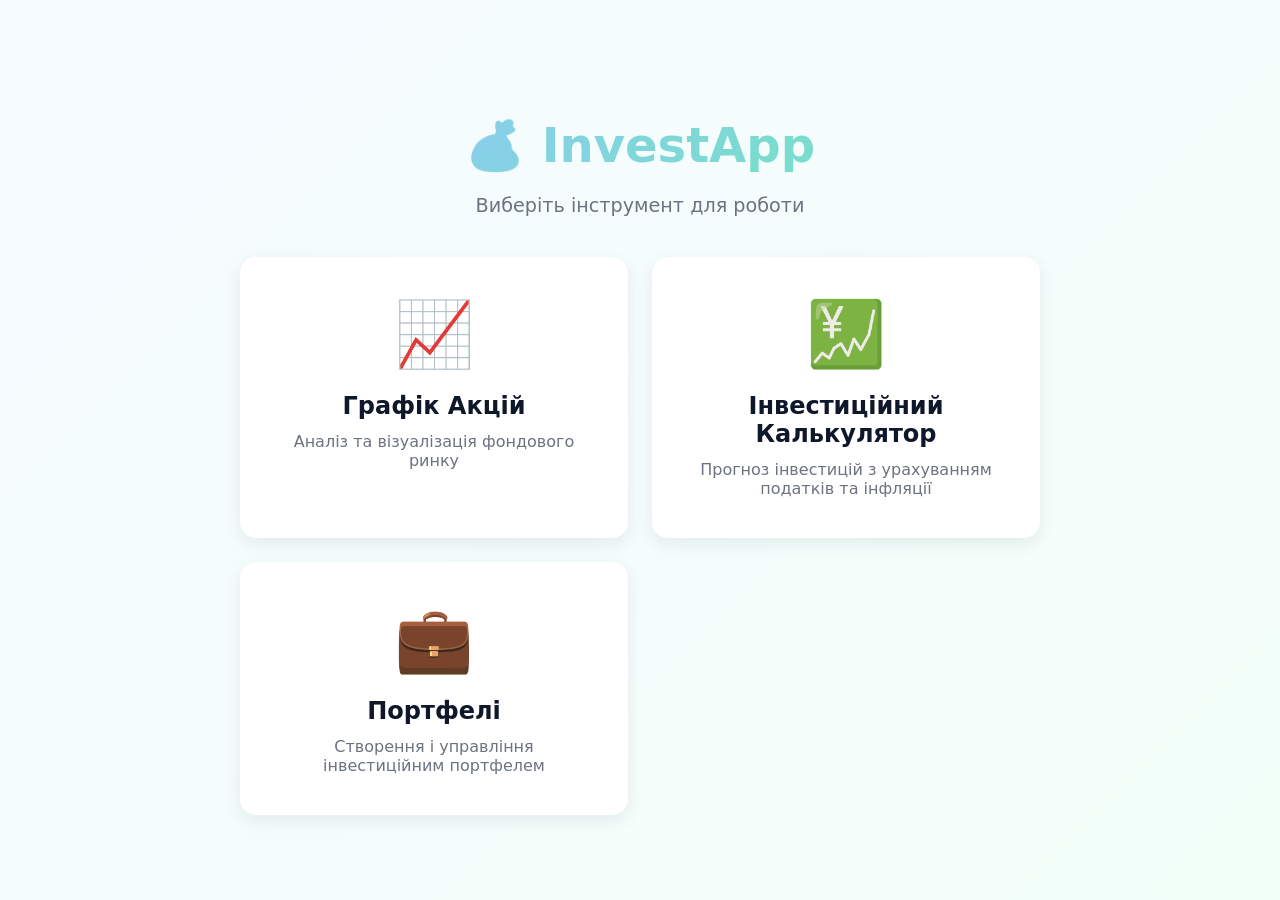
<file: frontend/index.html>
<!doctype html>
<html lang="uk">
<head>
  <meta charset="utf-8"/>
  <meta content="width=device-width,initial-scale=1" name="viewport"/>
  <title>InvestApp - Головна</title>
  <link href="style/index.css" rel="stylesheet"/>
</head>
<body>
<div class="container">
  <h1>💰 InvestApp</h1>
  <p style="font-size: 1.2rem; color: #6b7280;">Виберіть інструмент для роботи</p>
  <div class="cards">
    <a class="card" href="/stock">
      <div class="icon">📈</div>
      <div class="card-title">Графік Акцій</div>
      <div class="card-desc">Аналіз та візуалізація фондового ринку</div>
    </a>
    <a class="card" href="/investment_calc">
      <div class="icon">💹</div>
      <div class="card-title">Інвестиційний Калькулятор</div>
      <div class="card-desc">Прогноз інвестицій з урахуванням податків та інфляції</div>
    </a>
    <a class="card" href="/portfolio">
      <div class="icon">💼</div>
      <div class="card-title">Портфелі</div>
      <div class="card-desc">Створення і управління інвестиційним портфелем</div>
    </a>
  </div>
</div>
</div>
<script src="script/auth.js"></script>
</body>
</html>
</file>
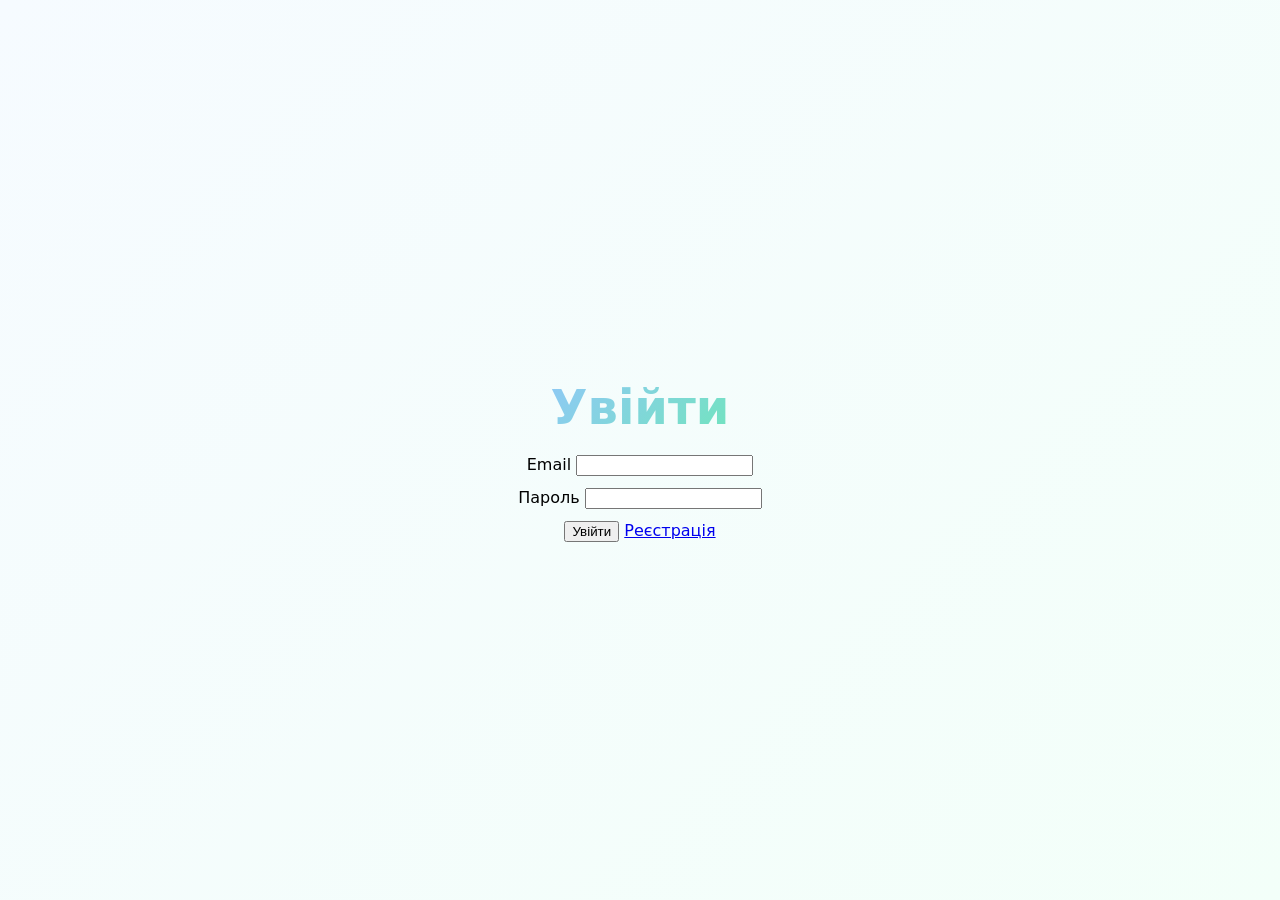
<file: frontend/login.html>
<!doctype html>
<html lang="uk">
<head>
  <meta charset="utf-8"/>
  <meta content="width=device-width,initial-scale=1" name="viewport"/>
  <title>Увійти</title>
  <link href="style/index.css" rel="stylesheet"/>
  <style> .auth-form {
      max-width: 420px;
      margin: 40px auto
  }

  .field {
      margin-bottom: 12px
  }</style>
</head>
<body>
<div class="container auth-form">
  <h1>Увійти</h1>
  <div class="field">
    <label for="email">Email</label>
    <input id="email" type="email"/>
  </div>
  <div class="field">
    <label for="password">Пароль</label>
    <input id="password" type="password"/>
  </div>
  <div class="actions">
    <button class="btn" id="btnLogin">Увійти</button>
    <a class="btn secondary" href="/register">Реєстрація</a>
  </div>
  <div id="msg" style="margin-top:12px;color:#b91c1c"></div>
</div>
<script src="script/auth.js"></script>
<script>
    document.getElementById('btnLogin').addEventListener('click', async () => {
        const email = document.getElementById('email').value.trim();
        const password = document.getElementById('password').value.trim();
        if (!email || !password) return document.getElementById('msg').textContent = 'Введіть email та пароль';
        const res = await authUI.loginUI(email, password);
        if (!res.ok) return document.getElementById('msg').textContent = 'Невірні облікові дані';
        // redirect
        window.location.href = '/';
    });
</script>
</body>
</html>
</file>
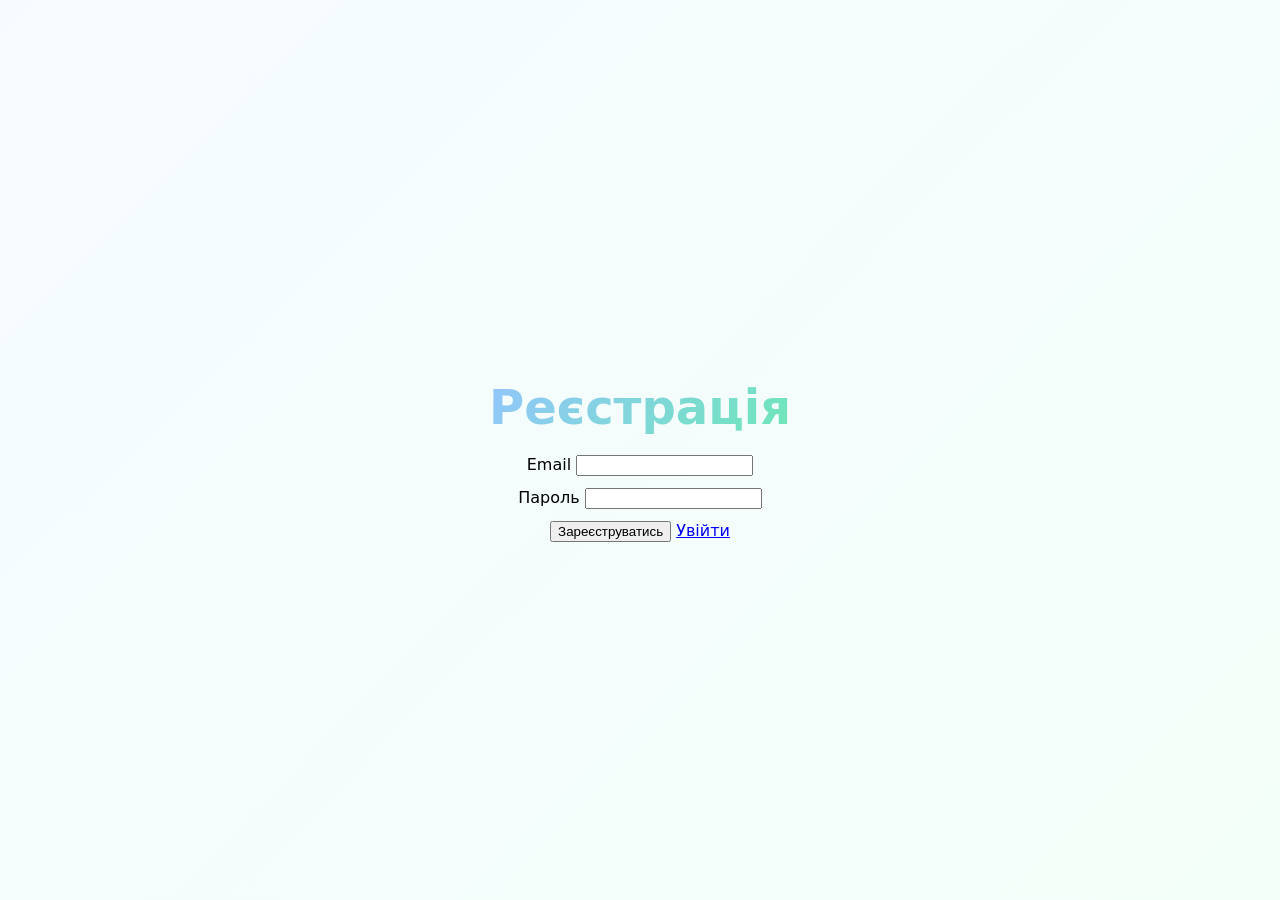
<file: frontend/register.html>
<!doctype html>
<html lang="uk">
<head>
  <meta charset="utf-8"/>
  <meta content="width=device-width,initial-scale=1" name="viewport"/>
  <title>Реєстрація</title>
  <link href="style/index.css" rel="stylesheet"/>
  <style> .auth-form {
      max-width: 420px;
      margin: 40px auto
  }

  .field {
      margin-bottom: 12px
  }</style>
</head>
<body>
<div class="container auth-form">
  <h1>Реєстрація</h1>
  <div class="field">
    <label for="email">Email</label>
    <input id="email" type="email"/>
  </div>
  <div class="field">
    <label for="password">Пароль</label>
    <input id="password" type="password"/>
  </div>
  <div class="actions">
    <button class="btn" id="btnRegister">Зареєструватись</button>
    <a class="btn secondary" href="/login">Увійти</a>
  </div>
  <div id="msg" style="margin-top:12px;color:#064e3b"></div>
</div>
<script src="script/auth.js"></script>
<script>
    document.getElementById('btnRegister').addEventListener('click', async () => {
        const email = document.getElementById('email').value.trim();
        const password = document.getElementById('password').value.trim();
        if (!email || !password) return document.getElementById('msg').textContent = 'Введіть email та пароль';
        const res = await authUI.registerUI(email, password);
        if (!res.ok) return document.getElementById('msg').textContent = 'Помилка реєстрації: ' + res.status + res.statusText;
        // auto-login after register
        const login = await authUI.loginUI(email, password);
        if (login.ok) {
            window.location.href = '/';
        } else {
            document.getElementById('msg').textContent = 'Зареєстровано, але не вдалось автоматично залогінитись';
        }
    });
</script>
</body>
</html>
</file>
<file: frontend/style/index.css>
:root {
    --bg1: #f6fbff;
    --bg2: #f3fff9;
    --card: #ffffff;
    --accent: #6ee7b7;
    --accent-2: #93c5fd;
    --shadow: 0 6px 18px rgba(16, 24, 40, 0.08);
    font-family: Inter, ui-sans-serif, system-ui, -apple-system, "Segoe UI", Roboto;
}

body {
    margin: 0;
    padding: 0;
    min-height: 100vh;
    background: linear-gradient(135deg, var(--bg1) 0%, var(--bg2) 100%);
    display: flex;
    align-items: center;
    justify-content: center;
}

.container {
    text-align: center;
    padding: 40px;
}

h1 {
    font-size: 3rem;
    margin-bottom: 20px;
    background: linear-gradient(135deg, var(--accent-2), var(--accent));
    -webkit-background-clip: text;
    -webkit-text-fill-color: transparent;
    background-clip: text;
}

.cards {
    display: grid;
    grid-template-columns: repeat(auto-fit, minmax(300px, 1fr));
    gap: 24px;
    margin-top: 40px;
    max-width: 800px;
}

.card {
    background: var(--card);
    padding: 40px;
    border-radius: 16px;
    box-shadow: var(--shadow);
    text-decoration: none;
    color: #0f172a;
    transition: transform 0.3s, box-shadow 0.3s;
}

.card:hover {
    transform: translateY(-8px);
    box-shadow: 0 12px 30px rgba(16, 24, 40, 0.15);
}

.icon {
    font-size: 4rem;
    margin-bottom: 20px;
}

.card-title {
    font-size: 1.5rem;
    font-weight: 700;
    margin-bottom: 12px;
}

.card-desc {
    color: #6b7280;
    font-size: 1rem;
}
</file>
